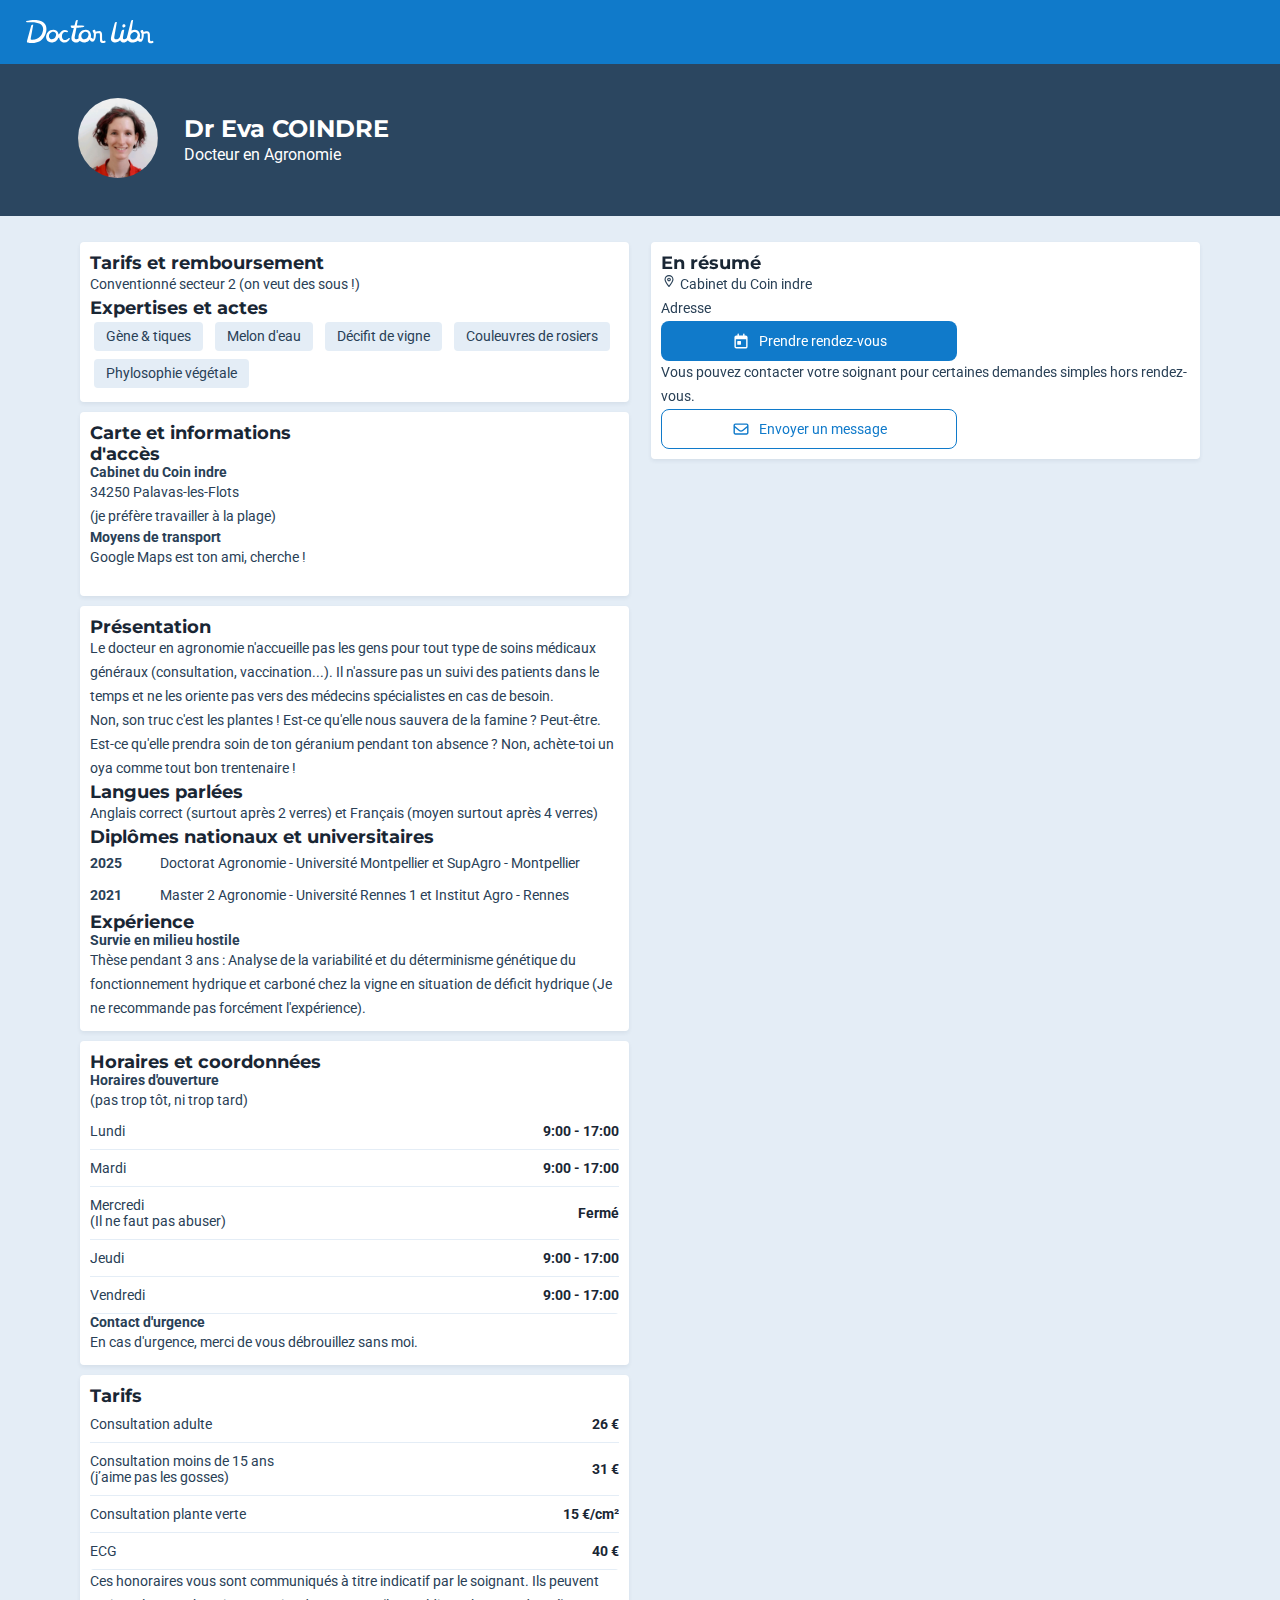
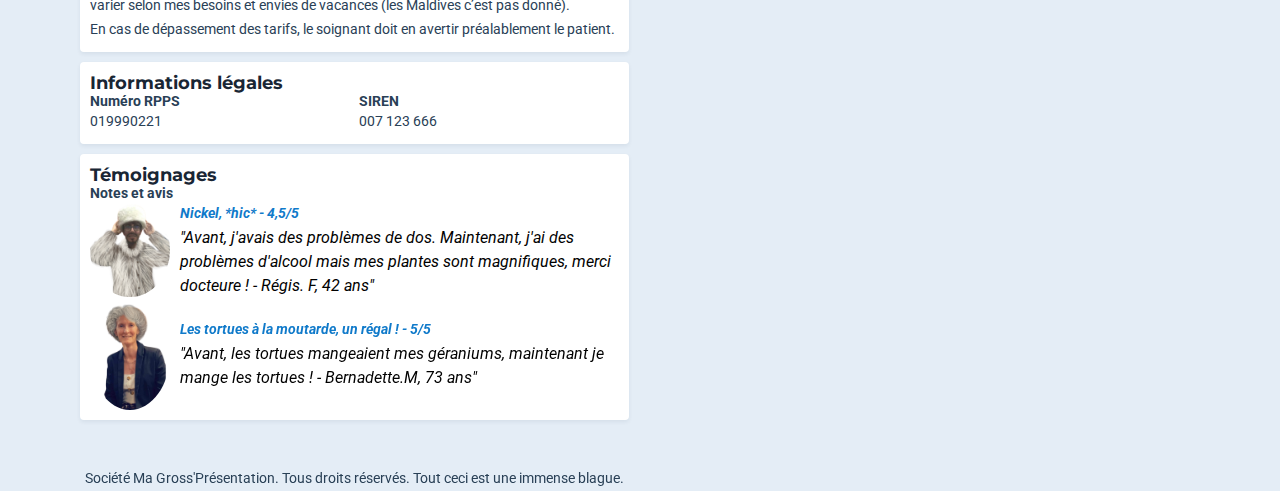
<file: index.html>
<!DOCTYPE html>
<html lang="fr">
<head>
	<meta charset="utf-8">
	<meta name="viewport" content="width=device-width, initial-scale=1.0">
	<link href='https://fonts.googleapis.com/css?family=Montserrat' rel='stylesheet'>
	<link href='https://fonts.googleapis.com/css?family=Roboto' rel='stylesheet'>
	<link href="styles.css" rel="stylesheet">
	<title>Docteurlibre</title>
</head>
<body>
	<section class="bandeau"> 
		<svg  class="logo" width="128" height="24" viewBox="0 0 128 24" fill="none" xmlns="http://www.w3.org/2000/svg">
<path d="M63.5 19.5C63.116 19.484 64 17.5 64 17.5C60 16.156 63.664 17.372 64 17.5C64.496 16.46 66.804 19.6315 67.5 18.5C67.772 17.204 67.7959 15.8719 67.7959 14.4479C67.7959 14.2399 67.7879 13.9999 67.7719 13.7279C67.7559 13.4399 67.7239 13.1919 67.6759 12.9839C67.4839 12.8079 67.2999 12.5599 67.1239 12.2399C66.9479 11.9039 66.8039 11.5599 66.6919 11.2079C66.5959 10.8559 66.6919 10.7199 66.6919 10.5119C66.8679 10.2879 67.02 10.16 67.5 10C67.98 9.824 68.4599 9.79193 68.8759 9.79193C69.0359 10.0799 69.1799 10.1439 69.3079 10.5119C69.4359 10.8639 69.5479 11.2399 69.6439 11.6399C70.0599 11.6079 70.5959 11.5119 71.2519 11.3519C71.7639 11.2399 72.1719 11.1679 72.4759 11.1359C72.7959 11.0879 73.0679 11.0639 73.2919 11.0639C74.1559 11.0639 74.8359 11.3919 75.3319 12.0479C75.8279 12.6879 76.0759 13.5599 76.0759 14.6639V18.5279C76.0759 19.4079 76.1879 20.0399 76.4119 20.4239C76.6519 20.8079 77.0279 20.9999 77.5399 20.9999C77.7159 20.9999 77.9079 20.9599 78.1159 20.8799C78.3239 20.7999 78.5399 20.6799 78.7639 20.5199C79.0359 20.6479 79.2599 20.8719 79.4359 21.1919C79.6119 21.4959 79.6919 21.7999 79.6759 22.1039C79.4199 22.3919 79.0919 22.6239 78.6919 22.7999C78.2919 22.9759 77.8599 23.0639 77.3959 23.0639H77.3719C75.0519 23.0639 73.6519 22.1039 74 20L73.8919 15.0719C73.8919 14.3519 73.8119 13.8479 73.6519 13.5599C73.4919 13.2719 73.2039 13.1279 72.7879 13.1279C72.6439 13.1279 72.4839 13.1439 72.3079 13.1759C72.1319 13.2079 71.8199 13.2719 71.3719 13.3679C70.7479 13.4959 70.2599 13.5839 69.9079 13.6319C69.9239 13.9199 69.9319 14.2079 69.9319 14.4959C69.9319 15.9039 69.6439 20.1222 67.5 21.5C63.5 22.5 64.028 18.332 63.5 19.5Z" fill="white"/>
<path d="M111.355 19.7081C110.971 19.6921 111.855 17.7081 111.855 17.7081C107.855 16.364 111.519 17.5801 111.855 17.7081C112.351 16.6681 114.659 19.8395 115.355 18.7081C115.627 17.4121 115.651 16.08 115.651 14.656C115.651 14.448 115.643 14.208 115.627 13.936C115.611 13.648 115.579 13.4 115.531 13.192C115.339 13.016 115.155 12.768 114.979 12.448C114.803 12.112 114.659 11.768 114.547 11.416C114.451 11.064 114.547 10.928 114.547 10.72C114.723 10.496 114.875 10.3681 115.355 10.2081C115.835 10.0321 116.315 10 116.731 10C116.891 10.288 117.035 10.352 117.163 10.72C117.291 11.072 117.403 11.448 117.499 11.848C117.915 11.816 118.451 11.72 119.107 11.56C119.619 11.448 120.027 11.376 120.331 11.344C120.651 11.296 120.923 11.272 121.147 11.272C122.011 11.272 122.691 11.6 123.187 12.256C123.683 12.896 123.931 13.768 123.931 14.872V18.736C123.931 19.616 124.043 20.248 124.267 20.632C124.507 21.016 124.883 21.208 125.395 21.208C125.571 21.208 125.763 21.168 125.971 21.088C126.179 21.008 126.395 20.888 126.619 20.728C126.891 20.856 127.115 21.08 127.291 21.4C127.467 21.704 127.547 22.008 127.531 22.312C127.275 22.6 126.947 22.832 126.547 23.008C126.147 23.184 125.715 23.272 125.251 23.272H125.227C122.907 23.272 121.507 22.312 121.855 20.2081L121.747 15.28C121.747 14.56 121.667 14.056 121.507 13.768C121.347 13.48 121.059 13.336 120.643 13.336C120.499 13.336 120.339 13.352 120.163 13.384C119.987 13.416 119.675 13.48 119.227 13.576C118.603 13.704 118.115 13.792 117.763 13.84C117.779 14.128 117.787 14.416 117.787 14.704C117.787 16.112 117.499 20.3302 115.355 21.7081C111.355 22.7081 111.883 18.5401 111.355 19.7081Z" fill="white"/>
<path d="M6.16016 22.9495C1.44314 22.9495 0.728443 22.3997 0.970341 21.3442C1.14627 20.5965 5.00564 6.21454 5.09361 5.88468C5.47844 4.34533 7.09476 4.71917 7.16073 4.73017C7.20472 4.74116 7.2377 4.78514 7.22671 4.82913C7.08377 6.06061 4.81872 18.2105 4.79673 18.3644C4.60981 19.5629 4.79673 19.6839 6.28111 19.6839C13.615 19.6839 16.2759 14.615 17.0016 10.5687C18.2551 3.55366 11.372 1.45355 1.773 2.31119C1.68504 2.32218 1.04731 2.35517 0.772425 2.22322C0.409578 2.04729 0.101707 1.60748 0.0247396 1.36558C-0.00824653 1.27762 -0.00824653 1.18966 0.0247396 1.13468C0.0467303 1.10169 0.0687211 1.06871 0.101707 1.05771C3.2024 0.507942 7.51259 -0.228748 10.2944 0.0681275C20.828 1.17866 20.828 7.80887 20.2122 11.1625C19.8714 13.1086 18.0901 22.9495 6.16016 22.9495ZM43.9183 18.6173C43.2365 20.9373 41.1584 22.5427 38.7394 22.6086C36.7053 22.7186 34.6712 21.5641 33.7805 19.7828C33.4287 19.1121 33.2308 18.3864 33.1538 17.5288C32.8459 17.6717 32.5271 17.8037 32.2082 17.9026C31.7904 19.0791 31.0647 20.1677 30.0641 20.9154C27.92 22.5097 25.0172 22.9715 22.4113 21.5421C19.2007 19.332 19.5965 14.8789 21.8396 12.262C24.0716 9.6451 28.1729 9.20528 30.229 10.4917C31.6254 11.3934 32.3731 12.9437 32.571 14.56C32.8679 14.3511 33.1318 14.0872 33.4397 13.7354C33.7256 13.3945 34.2863 12.5589 34.2863 12.5589C34.6162 12.0531 35.023 11.5803 35.4738 11.1735C36.4194 10.3488 37.6179 9.94197 38.8274 9.94197C39.872 9.94197 40.9385 10.2498 41.8621 10.8766C42.159 11.0745 42.236 11.1844 42.137 11.3494C42.0051 11.5913 41.8621 11.8112 41.6862 12.0201C41.3563 12.4159 41.0155 12.273 40.7846 12.174C40.7516 12.163 40.7186 12.141 40.6856 12.1301C39.6521 11.7672 38.8054 11.8442 37.9258 12.372C36.0236 13.5265 35.7377 15.7695 36.0896 17.4848C36.4524 19.2331 37.42 19.8268 38.1787 20.0137C39.5641 20.3656 41.4223 19.6179 42.5988 18.2325C42.9507 17.8147 43.4894 18.0895 43.8743 18.3974C43.8963 18.4084 43.9073 18.4194 43.9183 18.4304C43.9732 18.4964 43.9183 18.6063 43.9183 18.6173ZM29.4593 12.7238C28.0409 10.9645 25.468 11.5583 24.0166 13.1856C22.5652 14.8239 22.5433 17.5068 24.1266 18.6393C25.611 19.6949 27.975 19.1341 29.1405 17.4408C29.9541 16.2533 30.6908 14.2522 29.4593 12.7238ZM64.9524 16.4182C64.7545 18.1335 63.8749 19.8708 62.4674 20.9263C60.3233 22.5207 57.4206 22.9825 54.8147 21.5531C54.4848 21.3222 54.1879 21.0693 53.935 20.7944C53.4952 21.1902 52.9784 21.5861 52.4067 21.9269C50.6584 22.9825 48.2174 22.7076 46.7111 21.3002C45.7545 20.4426 45.2927 19.0241 45.4686 17.5838C45.6225 16.3083 46.7661 11.9101 47.8326 7.9738C46.788 8.00679 45.8754 7.9738 45.3696 7.7319C44.556 7.33607 44.7539 5.98364 44.8309 5.5988C44.8419 5.54382 44.8968 5.49984 44.9518 5.49984C45.3477 5.49984 46.843 5.48885 48.5033 5.47785C49.196 2.94892 49.7458 1.04672 49.7458 1.04672C49.9437 0.376001 50.6804 0.0131507 51.3511 0.0131507C51.4831 0.0131507 51.604 0.0241487 51.725 0.0571348C51.7689 0.0681302 51.7909 0.112112 51.7799 0.167089C51.604 1.25563 51.2632 3.2348 50.8563 5.47785C51.758 5.47785 52.5716 5.48885 53.1214 5.49984C55.0566 5.54383 57.6075 5.65378 58.1243 5.67577C58.1793 5.67577 58.2342 5.71975 58.2452 5.77473C58.3002 6.01663 58.3442 6.62137 57.6515 7.0172C57.0577 7.34706 52.7475 7.65493 50.7684 7.78688C50.6584 7.79787 50.5595 7.79788 50.4495 7.80887C49.6249 12.361 48.7452 17.078 48.7012 17.2869C48.4813 18.3864 49.174 19.0571 49.7898 19.1891C50.9223 19.431 51.8459 18.9472 52.6156 18.2435C52.1868 16.1873 52.8575 13.8783 54.2319 12.262C56.464 9.6451 60.5652 9.20528 62.6214 10.4917C64.5566 11.7562 65.2383 14.2412 64.9524 16.4182ZM61.8737 12.7238C60.4553 10.9645 57.8824 11.5583 56.431 13.1856C54.9796 14.8239 54.9576 17.5068 56.5409 18.6393C58.0253 19.6949 60.3893 19.1341 61.5548 17.4408C62.3685 16.2533 63.1052 14.2522 61.8737 12.7238ZM96.839 7.21512C97.4767 7.63294 98.2794 7.43503 98.7962 7.05019C99.148 6.7863 99.3789 6.35748 99.4339 5.89567C99.4999 5.41188 99.3789 4.73017 98.8401 4.37831C98.6312 4.24637 98.3893 4.19139 98.1364 4.19139C97.7406 4.19139 97.3338 4.33433 97.0149 4.52125C96.9159 4.58722 96.839 4.6532 96.762 4.74116C96.718 4.79614 96.674 4.86211 96.6411 4.92808C96.1902 5.71975 96.0913 6.69834 96.839 7.21512ZM111.617 10.5137C110.154 9.59012 107.636 9.55713 105.503 10.5687C105.965 8.02878 106.966 1.05771 107.109 0.178081C107.12 0.145095 107.109 0.123106 107.098 0.101116C107.087 0.0791249 107.065 0.0681275 107.043 0.0681275C106.922 0.0461367 106.801 0.0241467 106.669 0.0241467C105.998 0.0241467 105.261 0.386993 105.064 1.05771C105.064 1.05771 101.149 16.8581 101.017 17.5948C100.116 18.9912 99.0271 19.5299 97.8396 19.1671C96.85 18.8592 96.9049 18.1005 96.9379 17.7267C96.9929 17.1329 98.0155 11.2724 98.2024 9.96396C98.2134 9.876 98.1584 9.79903 98.0705 9.77704C97.8615 9.74406 97.6416 9.72206 97.4217 9.72206C96.696 9.72206 95.9484 9.98595 95.5085 11.0855C95.4975 11.1295 94.2111 15.6266 93.9692 16.5942C93.9362 16.7151 93.9142 16.8361 93.8812 16.957C92.9356 18.3864 91.4732 19.6399 89.3621 19.1891C88.7464 19.0571 88.0647 18.6063 88.2736 17.2869C88.3286 16.935 90.2637 5.74174 90.8245 2.16824C90.8355 2.11327 90.8135 2.06929 90.7695 2.05829C90.6486 2.0253 90.5166 2.01431 90.3957 2.01431C89.725 2.01431 88.9993 2.37716 88.7904 3.04787C88.7904 3.04787 85.7007 14.3841 85.0409 17.5838C84.7441 18.9912 84.953 20.3656 86.2065 21.4761C87.372 22.5207 89.615 22.8505 91.4732 22.0699C92.5508 21.6191 93.4524 20.8824 94.0791 20.2446C94.8928 21.8719 96.839 22.9275 98.6312 22.4987C100.017 22.1688 101.072 21.1682 101.765 20.3326C102.04 20.7284 102.359 21.0803 102.7 21.3552C104.294 22.6196 106.548 22.8505 108.593 22.2458C109.627 22.0149 110.616 21.5641 111.474 20.9263C112.881 19.8598 113.772 18.1335 113.959 16.4182C114.245 14.2412 113.552 11.7562 111.617 10.5137ZM110.605 17.6937C109.451 19.387 106.801 20.0247 105.316 18.9692C103.722 17.8366 104.03 15.0658 105.481 13.4385C106.933 11.8002 109.506 11.2174 110.924 12.9767C112.156 14.4941 111.419 16.4952 110.605 17.6937Z" fill="white"/>
</svg>
	</section>
	
	<section class="annonce"> 
		<section class="boite" >
			<section class="item" >
				<img id="picture" src="dr coindre.jpg" alt="Photo du docteur E.Coindre">
			</section>
			<section class="item" >
				<h1>Dr Eva COINDRE</h1>
				<p id="mention">Docteur en Agronomie</p>
			</section>
		</section>
	</section>

	<section name="menu"></section>


<!--  conteneur principal avec les deux zones -->
	<main class="content">

		 <!-- Zone de gauche -->
		<main class="zone-gauche">
			<div name="resume">
				<h2> Tarifs et remboursement</h2>
				<p> Conventionné secteur 2 (on veut des sous !)
				<h2> Expertises et actes</h2>
				<label class="tag">Gène & tiques</label>
				<label class="tag">Melon d'eau</label>
				<label class="tag">Décifit de vigne</label>
				<label class="tag">Couleuvres de rosiers</label>
				<label class="tag">Phylosophie végétale</label>
			</div>	


			<div class="carte"> 
				<section class="gauche">
					<h2> Carte et informations d'accès</h2>
					<h3>Cabinet du Coin indre</h3>
					<p>34250 Palavas-les-Flots <br>(je préfère travailler à la plage)<p>
					<h3>Moyens de transport</h3>
					<p> Google Maps est ton ami, cherche !</p>
				</section>
				<section class="droite">
				<iframe class="maps" src="https://www.google.com/maps/embed?pb=!1m18!1m12!1m3!1d92560.7366155963!2d3.8464503138874675!3d43.53313837661287!2m3!1f0!2f0!3f0!3m2!1i1024!2i768!4f13.1!3m3!1m2!1s0x12b6bb7f77c10215%3A0xa3f0831fb6ffd7e1!2sPlage%20Palavas%20les%20flots!5e0!3m2!1sfr!2sfr!4v1762799481052!5m2!1sfr!2sfr" style="border:0;" allowfullscreen="" loading="lazy" referrerpolicy="no-referrer-when-downgrade"></iframe>
				</section>
			</div>	
		
			<div name="presentation"> 
				<h2>Présentation</h2>
				<p> Le docteur en agronomie n'accueille pas les gens pour tout type de soins médicaux généraux (consultation, vaccination...). Il n'assure pas un suivi des patients dans le temps et ne les oriente pas vers des médecins spécialistes en cas de besoin. <br> Non, son truc c'est les plantes ! Est-ce qu'elle nous sauvera de la famine ? Peut-être. <br> Est-ce qu'elle prendra soin de ton géranium pendant ton absence ? Non, achète-toi un oya comme tout bon trentenaire !</p>
				
				<h2>Langues parlées</h2>
				<p>Anglais correct (surtout après 2 verres) et Français (moyen surtout après 4 verres) <p>

				<h2>Diplômes nationaux et universitaires</h2>
				<section class="diplome">
					<label class="date">2025</label> 
					<label class="nom-dip">Doctorat Agronomie - Université Montpellier et SupAgro - Montpellier</label>
				</section>	
				<section class="diplome">
					<label class="date">2021</label> 
					<label class="nom-dip">Master 2 Agronomie - Université Rennes 1 et Institut Agro - Rennes</label>
				</section>

				<h2>Expérience</h2> 
				<h3>Survie en milieu hostile</h3>
				<p>Thèse pendant 3 ans : Analyse de la variabilité et du déterminisme génétique du fonctionnement hydrique et carboné chez la vigne en situation de déficit hydrique (Je ne recommande pas forcément l'expérience).</p>
			</div>
			
			<div name="horaires"> 
				<h2>Horaires et coordonnées</h2>
				<h3> Horaires d'ouverture</h3>
				<p>(pas trop tôt, ni trop tard)</p>
				<section class="horaires">
					<section class="ligne">
    					<label class="jour">Lundi</label>
    					<label class="ouvert">9:00 - 17:00</label>
  					</section>
  					<section class="ligne">
    					<label class="jour">Mardi</label>
    					<label class="ouvert">9:00 - 17:00</label>
  					</section>
				  <section class="ligne">
    					<label class="jour">Mercredi <br>(Il ne faut pas abuser)</label>
    					<label class="ouvert">Fermé</label>
  					</section>
  					<section class="ligne">
    					<label class="jour">Jeudi</label>
    					<label class="ouvert">9:00 - 17:00</label>
  					</section>
  					<section class="ligne">
    					<label class="jour">Vendredi</label>
    					<label class="ouvert">9:00 - 17:00</label>
  					</section>
				</section>
				<h3>Contact d'urgence</h3>
				<p>En cas d'urgence, merci de vous débrouillez sans moi.</p>
			</div>	

			
			<div name="tarif">
				<h2>Tarifs</h2>
				<section class="prix">
					<section class="ligne">
    					<label class="motif">Consultation adulte</label>
    					<label class="price">26 €</label>
  					</section>
  					<section class="ligne">
				    <label class="motif">Consultation moins de 15 ans<br>(j’aime pas les gosses)</label>
				    <label class="price">31 €</label>
				  </section>
				  <section class="ligne">
				    <label class="motif">Consultation plante verte</label>
				    <label class="price">15 €/cm²</label>
				  </section>
				  <section class="ligne">
				    <label class="motif">ECG</label>
				    <label class="price">40 €</label>
				  </section>
				</section>
				<p>Ces honoraires vous sont communiqués à titre indicatif par le soignant. Ils peuvent varier selon mes besoins et envies de vacances (les Maldives c’est pas donné).</p>
				<p>En cas de dépassement des tarifs, le soignant doit en avertir préalablement le patient.</p>
			</div>
			
			<div class="legal">
				<h2>Informations légales</h2>

				<section class="num">
					<section class="gauch">
						<h3>Numéro RPPS</h3>
						<p>019990221</p>
					</section>
				
					<section class="droit">
						<h3>SIREN</h3>
						<p>007 123 666</p>
					</section>
				</section>	
			</div>
			
			<div name="Temoignages">
				<h2>Témoignages</h2>
				<h3>Notes et avis</h3>
				<figure> 
					<img id="temoin" src="Régis F.png" alt="Photo de Régis F.">
					<figcaption><h4>Nickel, *hic* - 4,5/5</h4>"Avant, j'avais des problèmes de dos. Maintenant, j'ai des problèmes d'alcool mais mes plantes sont magnifiques, merci docteure ! - Régis. F, 42 ans"		
					</figcaption>
				</figure>	

				<figure> 
					<img id="temoin" src="Bernadette M.png" alt="Photo de Bernadette.M">
					<figcaption> <h4>Les tortues à la moutarde, un régal ! - 5/5</h4>"Avant, les tortues mangeaient mes géraniums, maintenant je mange les tortues ! - Bernadette.M, 73 ans"		
					</figcaption>
				</figure>	

			</div>
				
		</main>

<!-- Zone de droite -->
		<main class="zone-droite">
			<div class="contac">
				<h2>En résumé</h2>
  				<p><svg width="16" height="16" viewBox="0 0 16 16" fill="none" xmlns="http://www.w3.org/2000/svg">
<path d="M9.875 6.5C9.87619 6.74656 9.82851 6.99092 9.7347 7.21894C9.6409 7.44696 9.50283 7.65414 9.32848 7.82848C9.15413 8.00283 8.94696 8.1409 8.71894 8.2347C8.49092 8.32851 8.24656 8.37619 8 8.375C7.75284 8.37836 7.50751 8.33216 7.27851 8.23913C7.0495 8.14609 6.84147 8.0081 6.66668 7.83332C6.4919 7.65853 6.35391 7.4505 6.26087 7.22149C6.16784 6.99249 6.12164 6.74716 6.125 6.5C6.125 5.469 6.945 4.625 8 4.625C8.49688 4.62632 8.97302 4.82429 9.32437 5.17563C9.67571 5.52698 9.87368 6.00312 9.875 6.5ZM8 5.75C7.80149 5.75131 7.61149 5.83075 7.47112 5.97112C7.33075 6.11149 7.25131 6.30149 7.25 6.5C7.25 6.922 7.578 7.25 8 7.25C8.398 7.25 8.75 6.922 8.75 6.5C8.74494 6.30268 8.6643 6.11484 8.52473 5.97527C8.38516 5.8357 8.19732 5.75506 8 5.75ZM12.5 6.5C12.5 8.563 9.758 12.195 8.54 13.719C8.47374 13.8014 8.38985 13.8679 8.29449 13.9136C8.19913 13.9593 8.09474 13.983 7.989 13.983C7.88326 13.983 7.77887 13.9593 7.68351 13.9136C7.58815 13.8679 7.50426 13.8014 7.438 13.719C6.218 12.195 3.5 8.563 3.5 6.5C3.5 4.016 5.492 2 8 2C10.484 2 12.5 4.016 12.5 6.5ZM8 3.125C7.10498 3.12527 6.24669 3.48093 5.61381 4.11381C4.98093 4.74669 4.62527 5.60498 4.625 6.5C4.625 6.805 4.719 7.25 4.977 7.86C5.211 8.422 5.562 9.078 5.961 9.734C6.59373 10.7199 7.2742 11.6744 8 12.594C8.563 11.844 9.336 10.813 10.016 9.734C10.414 9.078 10.766 8.422 11 7.859C11.258 7.25 11.375 6.805 11.375 6.5C11.3711 5.60611 11.0142 4.74996 10.3821 4.11788C9.75004 3.48579 8.89389 3.12895 8 3.125Z" fill="#294056"/>
</svg>
Cabinet du Coin indre</p>
  				<p>Adresse</p>
  				<a href="pas_de_rendezvous.html" class="rdv"><svg width="20" height="20" viewBox="0 0 20 20" fill="none" xmlns="http://www.w3.org/2000/svg">
<path d="M9.53125 10C9.76625 10 10 10.235 10 10.4688V13.2812C10 13.5437 9.765 13.75 9.53125 13.75H6.71875C6.65696 13.7508 6.59563 13.7393 6.53838 13.716C6.48113 13.6928 6.42912 13.6583 6.38542 13.6146C6.34173 13.5709 6.30723 13.5189 6.28397 13.4616C6.26071 13.4044 6.24916 13.343 6.25 13.2812V10.4688C6.25 10.2337 6.455 10 6.71875 10H9.53125ZM7.1875 2.5C7.37344 2.50227 7.55113 2.57714 7.68262 2.70863C7.81411 2.84012 7.88898 3.01781 7.89125 3.20375V4.375H12.11V3.2025C12.11 2.8225 12.4025 2.5 12.8125 2.5C12.9984 2.50227 13.1761 2.57714 13.3076 2.70863C13.4391 2.84012 13.514 3.01781 13.5163 3.20375V4.375H14.6875C15.7125 4.375 16.5625 5.225 16.5625 6.25V15.625C16.5625 16.68 15.7125 17.5 14.6875 17.5H5.3125C5.06534 17.5034 4.82002 17.4572 4.59101 17.3641C4.36201 17.2711 4.15397 17.1331 3.97918 16.9583C3.8044 16.7835 3.66641 16.5755 3.57338 16.3465C3.48034 16.1175 3.43414 15.8722 3.4375 15.625V6.25C3.4375 5.225 4.2575 4.375 5.3125 4.375H6.485V3.2025C6.485 2.8225 6.7775 2.5 7.1875 2.5ZM15.1563 8.125H4.84375V15.625C4.84375 15.8875 5.04875 16.0938 5.3125 16.0938H14.6875C14.8108 16.0906 14.9282 16.0402 15.0155 15.953C15.1027 15.8657 15.1531 15.7483 15.1563 15.625V8.125Z" fill="currentColor"
/>
</svg>
Prendre rendez-vous</a>
  				<p>Vous pouvez contacter votre soignant pour
certaines demandes simples hors rendez-vous.</p>
  				<a href="https://mail.google.com/mail/?view=cm&fs=1&to=eva.coindre@example.com&su=Contact&body=Bonjour%20Dr%20Coindre" 
   target="_blank" class="send">  <svg class="enveloppe" width="20" height="20" viewBox="0 0 20 20" fill="none" xmlns="http://www.w3.org/2000/svg">
				<path d="M15.625 4.375H4.375C3.32 4.375 2.5 5.225 2.5 6.25V13.75C2.5 14.805 3.32 15.625 4.375 15.625H15.625C16.65 15.625 17.5 14.805 17.5 13.75V6.25C17.5 5.225 16.65 4.375 15.625 4.375ZM4.375 5.78125H15.625C15.86 5.78125 16.0938 6.01625 16.0938 6.25V6.925L11.2013 10.965C10.5263 11.5225 9.44375 11.5225 8.77 10.965L3.90625 6.925V6.25C3.90625 6.015 4.11125 5.78125 4.375 5.78125ZM15.625 14.2188H4.375C4.31321 14.2196 4.25188 14.208 4.19463 14.1848C4.13738 14.1615 4.08537 14.127 4.04167 14.0833C3.99797 14.0396 3.96348 13.9876 3.94022 13.9304C3.91696 13.8731 3.90541 13.8118 3.90625 13.75V8.74L7.89125 12.08C8.48975 12.5581 9.23401 12.8166 10 12.8125C10.7625 12.8125 11.4937 12.55 12.08 12.08L16.0938 8.74V13.75C16.0938 14.0125 15.8588 14.2188 15.625 14.2188Z" fill="currentColor"/>
				</svg>Envoyer un message</a>
			</div>
	</main>	
	<footer name="bas">
		<p>Société Ma Gross'Présentation. Tous droits réservés. Tout ceci est une immense blague.
	</footer>

</body>
</html>
</file>
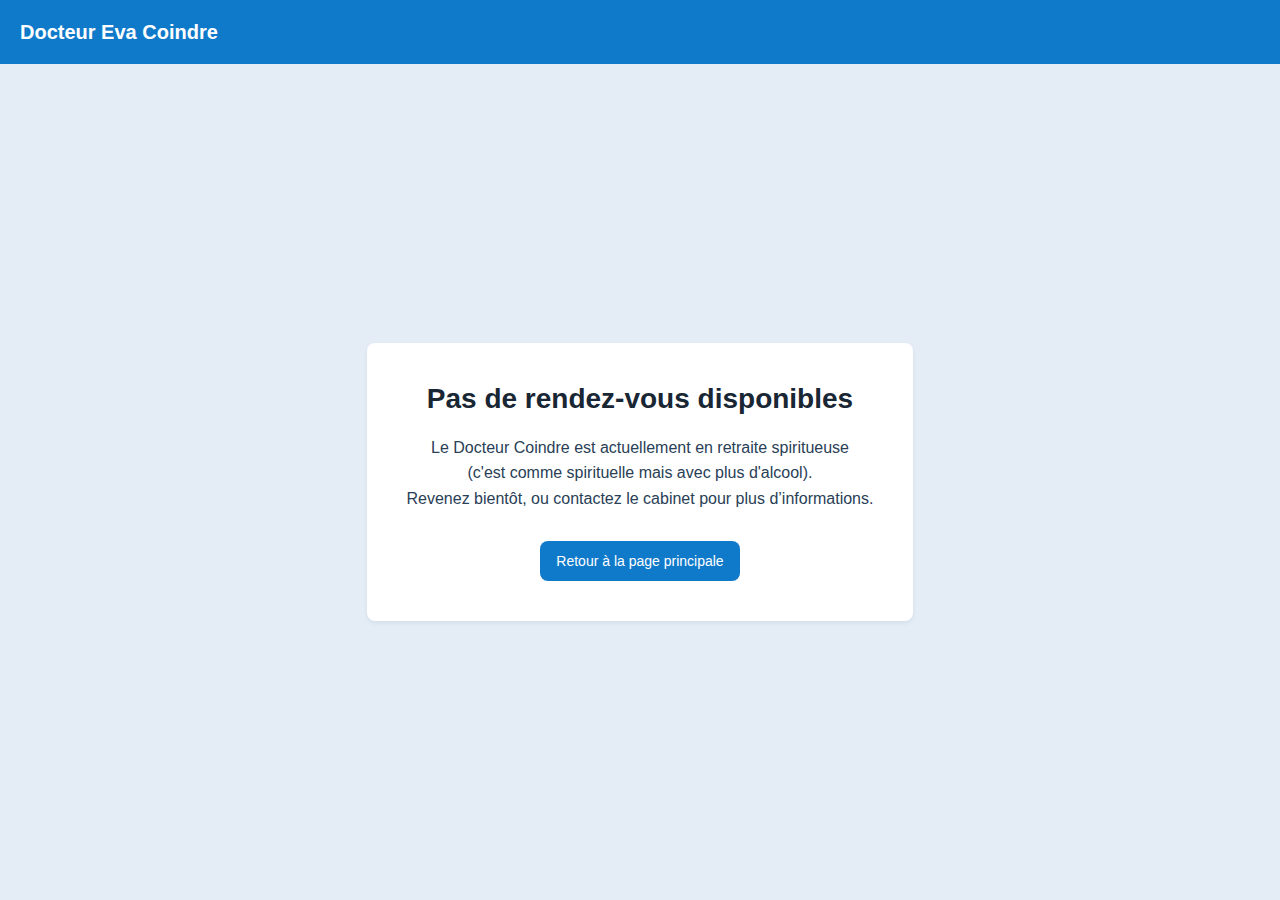
<file: pas_de_rendezvous.html>
<!DOCTYPE html>
<html lang="fr">
<head>
  <meta charset="utf-8">
  <meta name="viewport" content="width=device-width, initial-scale=1">
  <title>Docteur Eva Coindre – Pas de rendez-vous</title>
  <link href="styles.css" rel="stylesheet">

  <style>
    * { box-sizing: border-box; }

    body {
      background-color: #e4edf6;
      font-family: 'Roboto', sans-serif;
      margin: 0;
      padding: 0;
    }

    /* Bandeau bleu */
    .bandeau {
      background-color: #107aca;
      height: 64px;
      display: flex;
      align-items: center;
      padding: 0 20px;
      color: white;
      font-weight: bold;
      font-size: 20px;
    }

    /* Contenu centré */
    main {
      display: flex;
      flex-direction: column;
      align-items: center;
      justify-content: center;
      height: calc(100vh - 64px);
      text-align: center;
      color: #294056;
    }

    .message {
      background-color: white;
      padding: 40px;
      border-radius: 8px;
      box-shadow: 0 2px 4px rgba(5, 43, 71, 0.07);
      max-width: 600px;
    }

    h1 {
      font-family: 'Montserra', sans-serif;
      font-size: 28px;
      color: #192634;
      margin-bottom: 20px;
    }

    p {
      font-size: 16px;
      line-height: 1.6;
    }

    /* Bouton retour */
    .retour {
      display: inline-flex;
      align-items: center;
      justify-content: center;
      gap: 8px;
      margin-top: 30px;
      background-color: #107ACA;
      border-radius: 8px;
      border: none;
      color: white;
      font-size: 14px;
      font-family: 'Roboto', sans-serif;
      width: 200px;
      height: 40px;
      text-decoration: none;
      transition: background-color 0.3s ease;
    }

    .retour:hover {
      background-color: #0C5A96;
    }
  </style>
</head>

<body>
  <header class="bandeau">
    Docteur Eva Coindre
  </header>

  <main>
    <section class="message">
      <h1>Pas de rendez-vous disponibles</h1>
      <p>
        Le Docteur Coindre est actuellement en retraite spiritueuse <br>(c'est comme spirituelle mais avec plus d'alcool).</p>
      <p>
        Revenez bientôt, ou contactez le cabinet pour plus d’informations.
      </p>

      <a href="doctolol.html" class="retour">Retour à la page principale</a>
    </section>
  </main>
</body>
</html>
</file>
<file: styles.css>
/* ---------- Réglages généraux ---------- */
* {
  box-sizing: border-box;
  margin: 0;
  padding: 0;
}

body {
  background-color: #e4edf6;
  font-family: 'Roboto', sans-serif;
}

footer {
  text-align: center;
}

/* ---------- Structure principale ---------- */
.content {
  display: grid;
  grid-template-columns: 1fr 1fr; /* deux colonnes égales par défaut */
  gap: 2%;
  width: 90%;
  max-width: 1200px;
  margin: 0 auto;
  padding: 1rem;
}

div {
  background-color: white;
  border-radius: 4px;
  box-shadow: 0 2px 4px rgba(5, 43, 71, 0.07);
  padding: 10px;
  display: block;
  margin: 10px 0;
}

/* ---------- Sections principales ---------- */
.bandeau {
  background-color: #107aca;
  width: 100%;
  height: 64px;
  display: flex;
  align-items: center;
  padding: 0 1rem;
}

.annonce {
  background-color: #2b4660;
  width: 100%;
  height: 152px;
  display: flex;
  justify-content: flex-start; /* aligné vers la gauche */
  padding: 1rem;
  flex-wrap: wrap;
}

.boite {
    display: flex;
    justify-content: flex-start;
    align-items: center;
    gap: 1rem;
    max-width: 600px;
    width: 90%;           /* prend 90% de la largeur de l'écran */
    margin-left: 5%;      /* décale légèrement vers le centre */
}

.boite .item img {
    width: 150px;
    height: auto;
    border-radius: 50%;
}



.carte {
  display: grid;
  grid-template-columns: 1fr 1fr;
  gap: 10px;
}

.num {
  display: grid;
  grid-template-columns: 1fr 1fr;
  gap: 10px;
}

/* ---------- Carte Google Maps ---------- */
.maps {
  width: 100%;
  height: 100%;
  padding: 5px;
}

/* ---------- Bloc de contact ---------- */
.contact {
  position: sticky;
  top: 80px;
  background-color: white;
  width: 100%;
  max-width: 328px;
  height: auto;
  border-radius: 4px;
  box-shadow: 0 2px 4px rgba(5, 43, 71, 0.07);
  padding: 20px;
}

/* ---------- Diplôme -------- */
.diplome {
  display: flex;
  flex-wrap: wrap;
  gap: 10px;
  align-items: flex-start;
  padding: 8px 0;
  font-size: 14px;
  color: #294056;
}

.date {
  width: 60px;
  font-weight: bold;
}

.nom-dip {
  flex: 1;
}

/* ---------- Horaires / Tarifs ------- */
.horaires, .prix {
  width: 100%;
  display: flex;
  flex-direction: column;
  border-radius: 4px;
  overflow: hidden;
}

.ligne {
  display: flex;
  justify-content: space-between;
  align-items: center;
  padding: 10px 0;
  border-bottom: 1px solid #e4edf6;
}

.ligne:last-child {
  border-bottom: 1px solid #e4edf6;
}

.motif, .jour {
  font-size: 14px;
  color: #294056;
}

.ouvert, .price {
  font-size: 14px;
  font-weight: bold;
  color: #192634;
}

/* ---------- Témoignages ---------- */
figure {
  display: flex;
  justify-content: center;
  align-items: center;
}

figcaption {
  font-style: italic;
  line-height: 1.5rem;
}

/* ---------- Typographie ---------- */
h1 {
  color: #ffffff;
  font-family: 'Montserrat', sans-serif;
  font-weight: bold;
  font-size: 1.5rem;
}

#mention {
  color: #ffffff;
  font-size: 1rem;
}

h2 {
  color: #192634;
  font-family: 'Montserrat', sans-serif;
  font-weight: bold;
  font-size: 1.1rem;
}

h3 {
  color: #294056;
  font-size: 0.9rem;
  font-weight: bold;
}

h4 {
  color: #107aca;
  font-size: 0.9rem;
  line-height: 1.5rem;
}

p {
  color: #294056;
  font-size: 0.9rem;
  line-height: 1.5rem;
}

/* ---------- Images ---------- */
#picture, #temoin {
  border-radius: 100%;
  width: 80px;
  height: auto;
  margin-right: 10px;
}

.logo {
  display: block;
  margin-left: 10px;
}

/* ---------- Boutons ---------- */
.rdv, .send {
  display: inline-flex;
  align-items: center;
  justify-content: center;
  gap: 8px;
  border-radius: 8px;
  font-size: 0.9rem;
  width: 100%;
  max-width: 296px;
  height: 40px;
  text-decoration: none;
  transition: 0.3s;
}

.rdv {
  background-color: #107ACA;
  color: #FFFFFF;
}

.rdv:hover {
  background-color: #0C5A96;
}

.send {
  background-color: #ffffff;
  border: 1px solid #107aca;
  color: #107aca;
}

.send:hover {
  border: 1px solid #0c5a96;
  color: #0c5a96;
}

.send a {
  color: inherit;
  text-decoration: none;
}

/* ---------- Étiquettes (tags) ---------- */
.tag {
  display: inline-block;
  background-color: #e4edf6;
  color: #294056;
  padding: 6px 12px;
  border-radius: 4px;
  font-size: 0.9rem;
  margin: 4px;
  cursor: default;
}

/* ---------- Media Queries (responsive) ---------- */
@media (max-width: 768px) {
  .content, .carte, .num {
    grid-template-columns: 1fr; /* une seule colonne sur tablette/téléphone */
  }

@media (max-width: 480px) {
    .boite {
        flex-direction: column;
        align-items: flex-start;
        width: 100%;
        margin-left: 0;  /* plein écran sur mobile */
    }

    .boite .item img {
        width: 100px;
    }
}


  .bandeau, {
    height: auto;
    flex-direction: column;
    align-items: flex-start;
    padding: 1rem;
  }

  #picture, #temoin {
    width: 60px;
    margin: 0 1rem 0 0; /* décale uniquement à droite */
  display: block;      /* enlever margin auto */
}
  h1 {
    font-size: 1.3rem;
  }

  h2 {
    font-size: 1rem;
  }

  h3, h4, p, .motif, .jour, .ouvert, .price {
    font-size: 0.85rem;
  }

  .rdv, .send {
    max-width: 100%;
    width: 100%;
  }

  .contact {
    position: relative;
    top: 0;
    width: 100%;
    margin: 1rem 0;
  }
}
</file>
